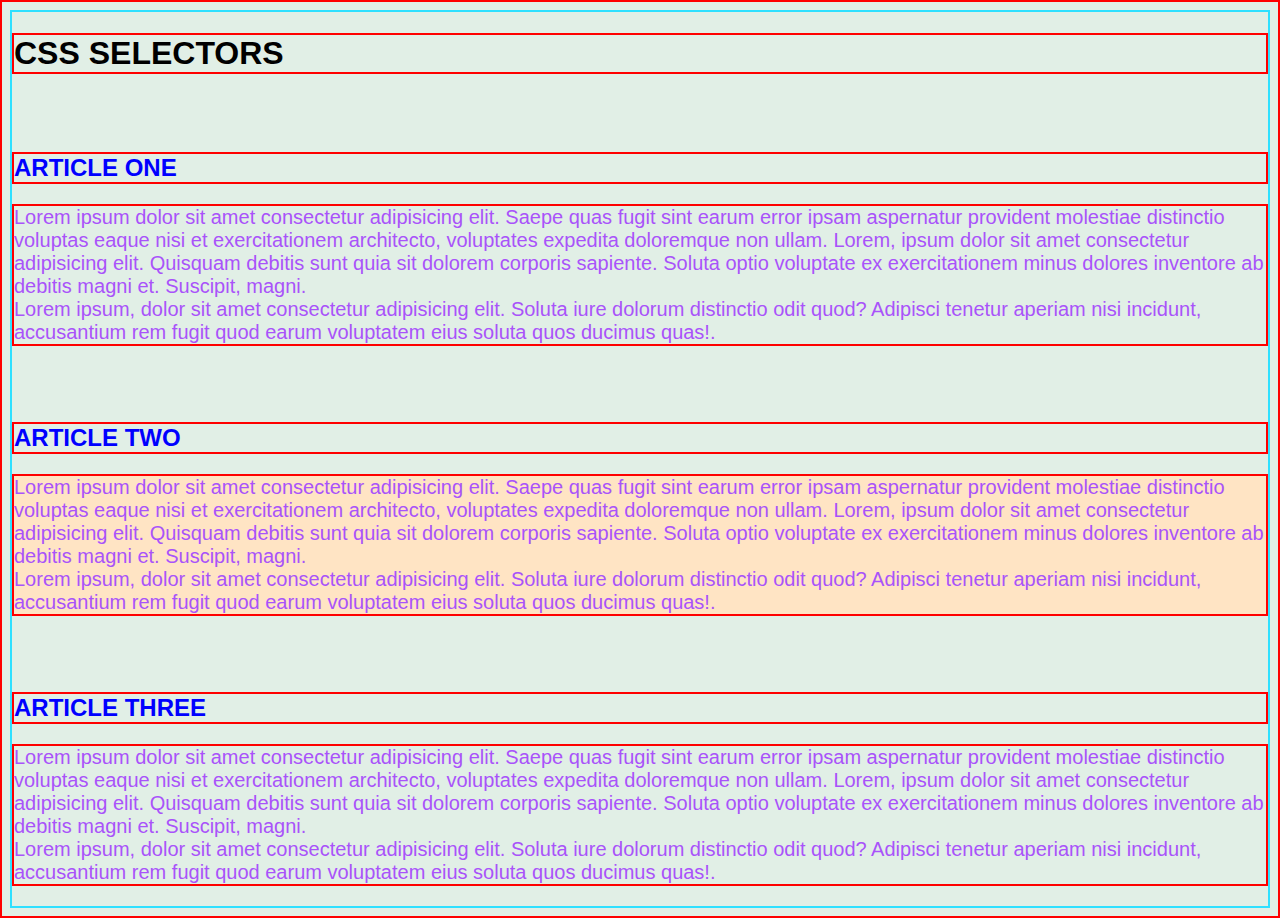
<file: next-level-css/chapter 2 SELECTORS/index.html>
<!DOCTYPE html>
<html lang="en">
<head>
    <meta charset="UTF-8">
    <meta name="viewport" content="width=device-width, initial-scale=1.0">
    <title>Selectors</title>
    <link rel="stylesheet" href="style.css">
</head>
<body>
    <h1>CSS SELECTORS</h1><br><br>
    <h2>ARTICLE ONE</h2>
    <p class="article-paragraph">Lorem ipsum dolor sit amet consectetur adipisicing elit. Saepe quas fugit sint earum error ipsam aspernatur provident molestiae distinctio voluptas eaque nisi et exercitationem architecto, voluptates expedita doloremque non ullam. Lorem, ipsum dolor sit amet consectetur adipisicing elit. Quisquam debitis sunt quia sit dolorem corporis sapiente. Soluta optio voluptate ex exercitationem minus dolores inventore ab debitis magni et. Suscipit, magni. <br>
    Lorem ipsum, dolor sit amet consectetur adipisicing elit. Soluta iure dolorum distinctio odit quod? Adipisci tenetur aperiam nisi incidunt, accusantium rem fugit quod earum voluptatem eius soluta quos ducimus quas!.</p><br><br>
    <h2>ARTICLE TWO</h2>
    <p class="article-paragraph" id="second-paragraph">Lorem ipsum dolor sit amet consectetur adipisicing elit. Saepe quas fugit sint earum error ipsam aspernatur provident molestiae distinctio voluptas eaque nisi et exercitationem architecto, voluptates expedita doloremque non ullam. Lorem, ipsum dolor sit amet consectetur adipisicing elit. Quisquam debitis sunt quia sit dolorem corporis sapiente. Soluta optio voluptate ex exercitationem minus dolores inventore ab debitis magni et. Suscipit, magni. <br>
    Lorem ipsum, dolor sit amet consectetur adipisicing elit. Soluta iure dolorum distinctio odit quod? Adipisci tenetur aperiam nisi incidunt, accusantium rem fugit quod earum voluptatem eius soluta quos ducimus quas!.</p><br><br>
    <h2>ARTICLE THREE</h2>
    <p class="article-paragraph">Lorem ipsum dolor sit amet consectetur adipisicing elit. Saepe quas fugit sint earum error ipsam aspernatur provident molestiae distinctio voluptas eaque nisi et exercitationem architecto, voluptates expedita doloremque non ullam. Lorem, ipsum dolor sit amet consectetur adipisicing elit. Quisquam debitis sunt quia sit dolorem corporis sapiente. Soluta optio voluptate ex exercitationem minus dolores inventore ab debitis magni et. Suscipit, magni. <br>
    Lorem ipsum, dolor sit amet consectetur adipisicing elit. Soluta iure dolorum distinctio odit quod? Adipisci tenetur aperiam nisi incidunt, accusantium rem fugit quod earum voluptatem eius soluta quos ducimus quas!.</p>
</body>
</html>
</file>
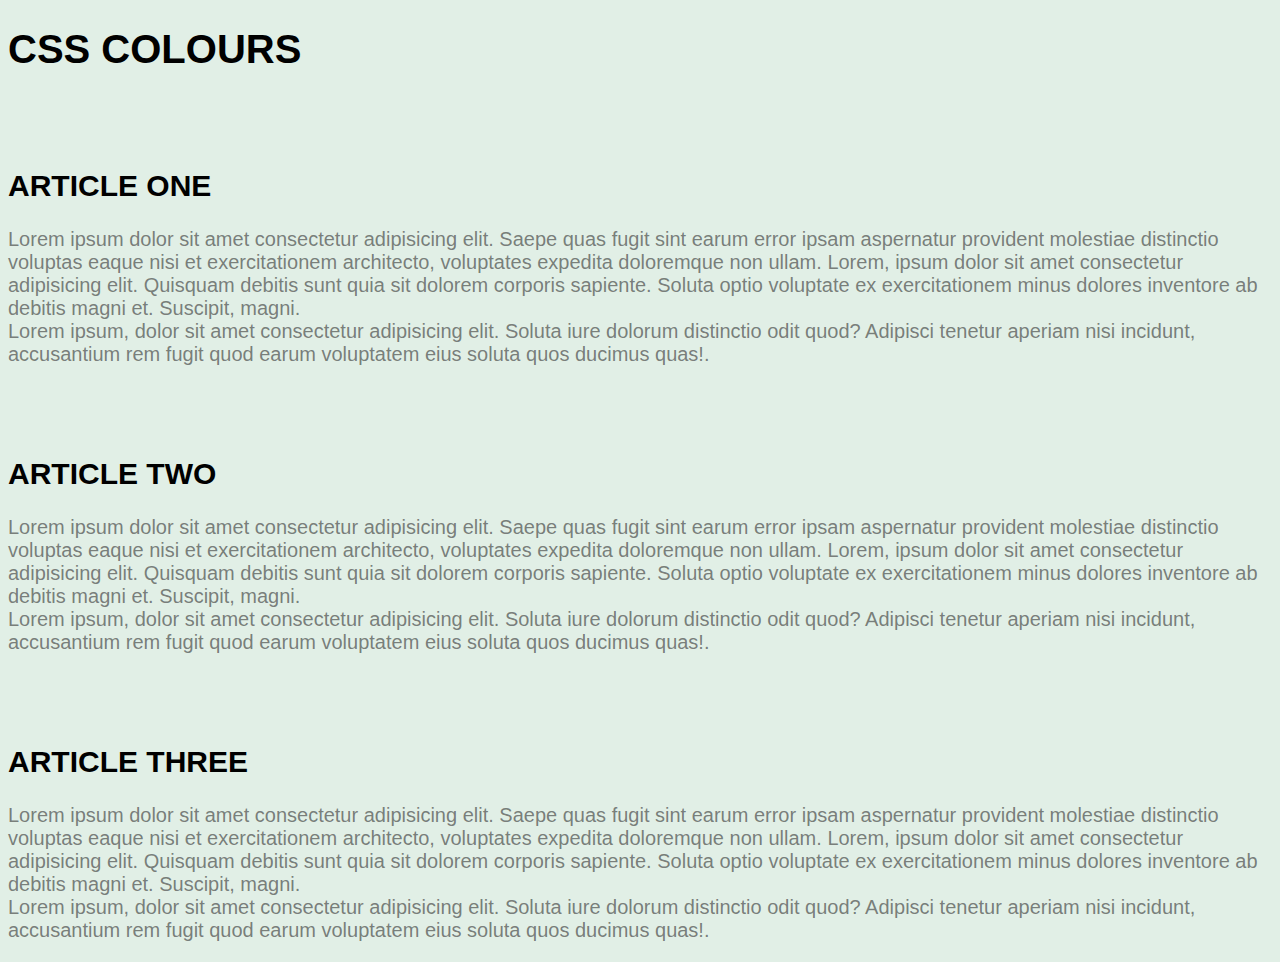
<file: next-level-css/chapter 3 COLOURS/index.html>
<!DOCTYPE html>
<html lang="en">
<head>
    <meta charset="UTF-8">
    <meta name="viewport" content="width=device-width, initial-scale=1.0">
    <title>Colours</title>
    <link rel="stylesheet" href="style.css">
</head>
<body>
    <h1>CSS COLOURS</h1><br><br>
    <h2>ARTICLE ONE</h2>
    <p class="article-paragraph">Lorem ipsum dolor sit amet consectetur adipisicing elit. Saepe quas fugit sint earum error ipsam aspernatur provident molestiae distinctio voluptas eaque nisi et exercitationem architecto, voluptates expedita doloremque non ullam. Lorem, ipsum dolor sit amet consectetur adipisicing elit. Quisquam debitis sunt quia sit dolorem corporis sapiente. Soluta optio voluptate ex exercitationem minus dolores inventore ab debitis magni et. Suscipit, magni. <br>
    Lorem ipsum, dolor sit amet consectetur adipisicing elit. Soluta iure dolorum distinctio odit quod? Adipisci tenetur aperiam nisi incidunt, accusantium rem fugit quod earum voluptatem eius soluta quos ducimus quas!.</p><br><br>
    <h2>ARTICLE TWO</h2>
    <p class="article-paragraph" id="second-paragraph">Lorem ipsum dolor sit amet consectetur adipisicing elit. Saepe quas fugit sint earum error ipsam aspernatur provident molestiae distinctio voluptas eaque nisi et exercitationem architecto, voluptates expedita doloremque non ullam. Lorem, ipsum dolor sit amet consectetur adipisicing elit. Quisquam debitis sunt quia sit dolorem corporis sapiente. Soluta optio voluptate ex exercitationem minus dolores inventore ab debitis magni et. Suscipit, magni. <br>
    Lorem ipsum, dolor sit amet consectetur adipisicing elit. Soluta iure dolorum distinctio odit quod? Adipisci tenetur aperiam nisi incidunt, accusantium rem fugit quod earum voluptatem eius soluta quos ducimus quas!.</p><br><br>
    <h2>ARTICLE THREE</h2>
    <p class="article-paragraph">Lorem ipsum dolor sit amet consectetur adipisicing elit. Saepe quas fugit sint earum error ipsam aspernatur provident molestiae distinctio voluptas eaque nisi et exercitationem architecto, voluptates expedita doloremque non ullam. Lorem, ipsum dolor sit amet consectetur adipisicing elit. Quisquam debitis sunt quia sit dolorem corporis sapiente. Soluta optio voluptate ex exercitationem minus dolores inventore ab debitis magni et. Suscipit, magni. <br>
    Lorem ipsum, dolor sit amet consectetur adipisicing elit. Soluta iure dolorum distinctio odit quod? Adipisci tenetur aperiam nisi incidunt, accusantium rem fugit quod earum voluptatem eius soluta quos ducimus quas!.</p>
</body>
</html>
</file>
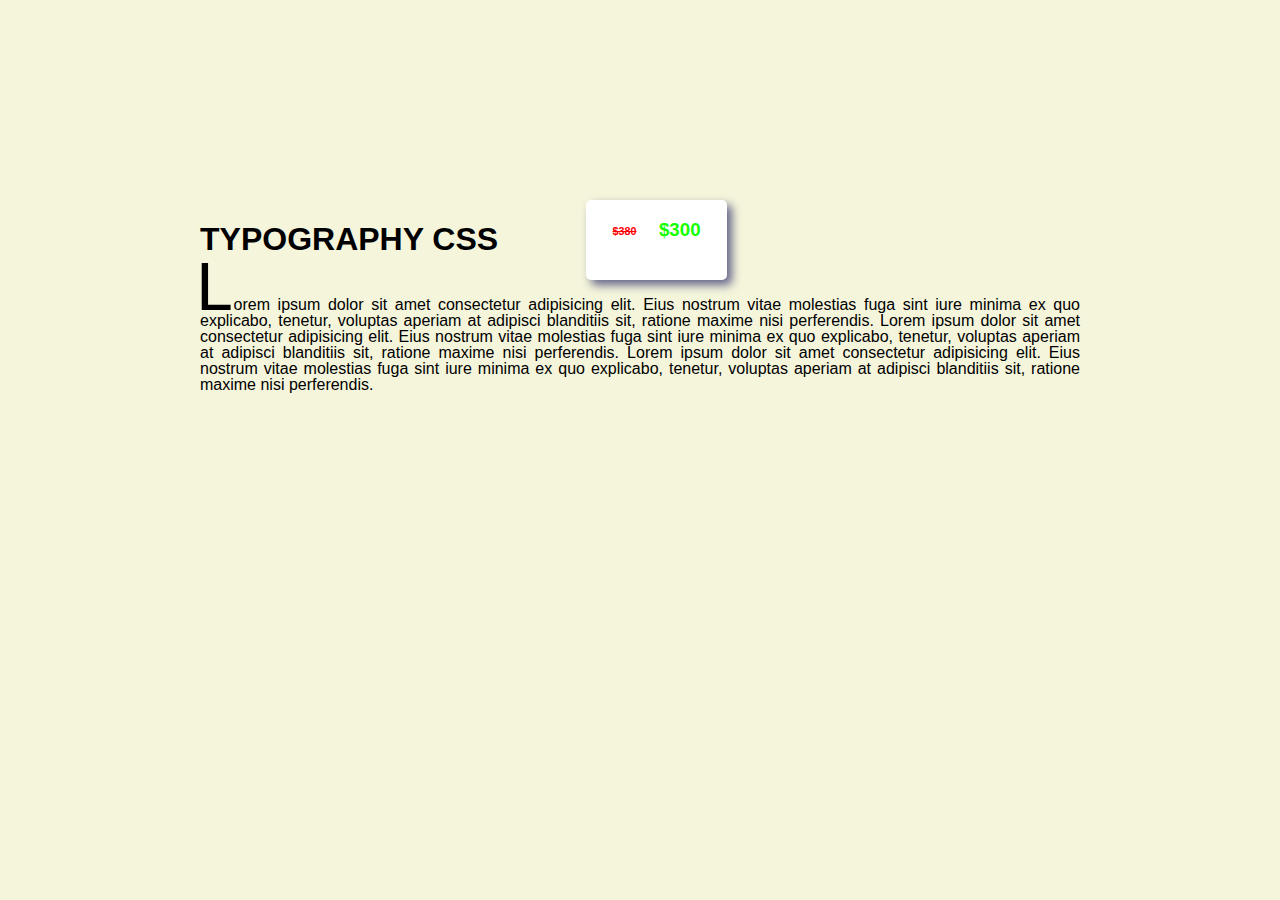
<file: next-level-css/chapter 6 TYPOGRAPHY/index.html>
<!DOCTYPE html>
<html lang="en">
<head>
    <meta charset="UTF-8">
    <meta name="viewport" content="width=device-width, initial-scale=1.0">
    <title>TYPOGRAPHY</title>
    <link rel="stylesheet" href="style.css">
</head>
<body>
   <div class="upper"> <h1>TYPOGRAPHY CSS</h1> <div class="price"> <h6 class="previous-price">$380</h6> <h3 class="final-price">$300</h3> </div> </div>
    <p> <span class="first-letter">L</span>orem ipsum dolor sit amet consectetur adipisicing elit. Eius nostrum vitae molestias fuga sint iure minima ex quo explicabo, tenetur, voluptas aperiam at adipisci blanditiis sit, ratione maxime nisi perferendis.
    Lorem ipsum dolor sit amet consectetur adipisicing elit. Eius nostrum vitae molestias fuga sint iure minima ex quo explicabo, tenetur, voluptas aperiam at adipisci blanditiis sit, ratione maxime nisi perferendis.
    Lorem ipsum dolor sit amet consectetur adipisicing elit. Eius nostrum vitae molestias fuga sint iure minima ex quo explicabo, tenetur, voluptas aperiam at adipisci blanditiis sit, ratione maxime nisi perferendis.</p>
</body>
</html>
</file>
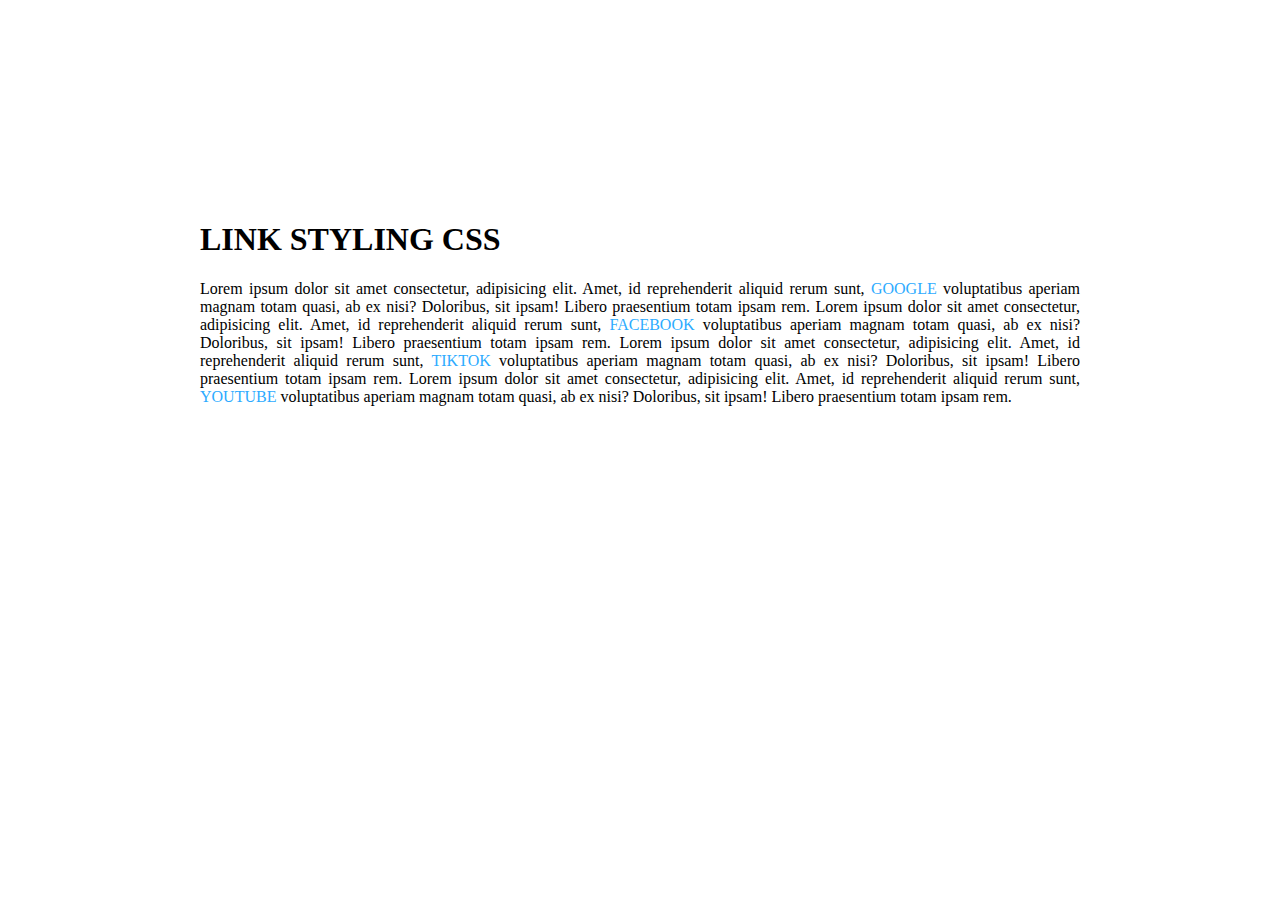
<file: next-level-css/chapter 7 LINK STYLING/index.html>
<!DOCTYPE html>
<html lang="en">
<head>
    <meta charset="UTF-8">
    <meta name="viewport" content="width=device-width, initial-scale=1.0">
    <title>LINK STYLING</title>
    <link rel="stylesheet" href="style.css">
</head>
<body>
    <h1>LINK STYLING CSS</h1>
    <p>Lorem ipsum dolor sit amet consectetur, adipisicing elit. Amet, id reprehenderit aliquid rerum sunt, <a href="https://google.com">GOOGLE</a> voluptatibus aperiam magnam totam quasi, ab ex nisi? Doloribus, sit ipsam! Libero praesentium totam ipsam rem.
    Lorem ipsum dolor sit amet consectetur, adipisicing elit. Amet, id reprehenderit aliquid rerum sunt, <a href="https://facebook.com">FACEBOOK</a> voluptatibus aperiam magnam totam quasi, ab ex nisi? Doloribus, sit ipsam! Libero praesentium totam ipsam rem.
    Lorem ipsum dolor sit amet consectetur, adipisicing elit. Amet, id reprehenderit aliquid rerum sunt, <a href="https://tiktok.com">TIKTOK</a> voluptatibus aperiam magnam totam quasi, ab ex nisi? Doloribus, sit ipsam! Libero praesentium totam ipsam rem.
    Lorem ipsum dolor sit amet consectetur, adipisicing elit. Amet, id reprehenderit aliquid rerum sunt, <a href="https://youtube.com">YOUTUBE</a> voluptatibus aperiam magnam totam quasi, ab ex nisi? Doloribus, sit ipsam! Libero praesentium totam ipsam rem.</p>
</body>
</html>
</file>
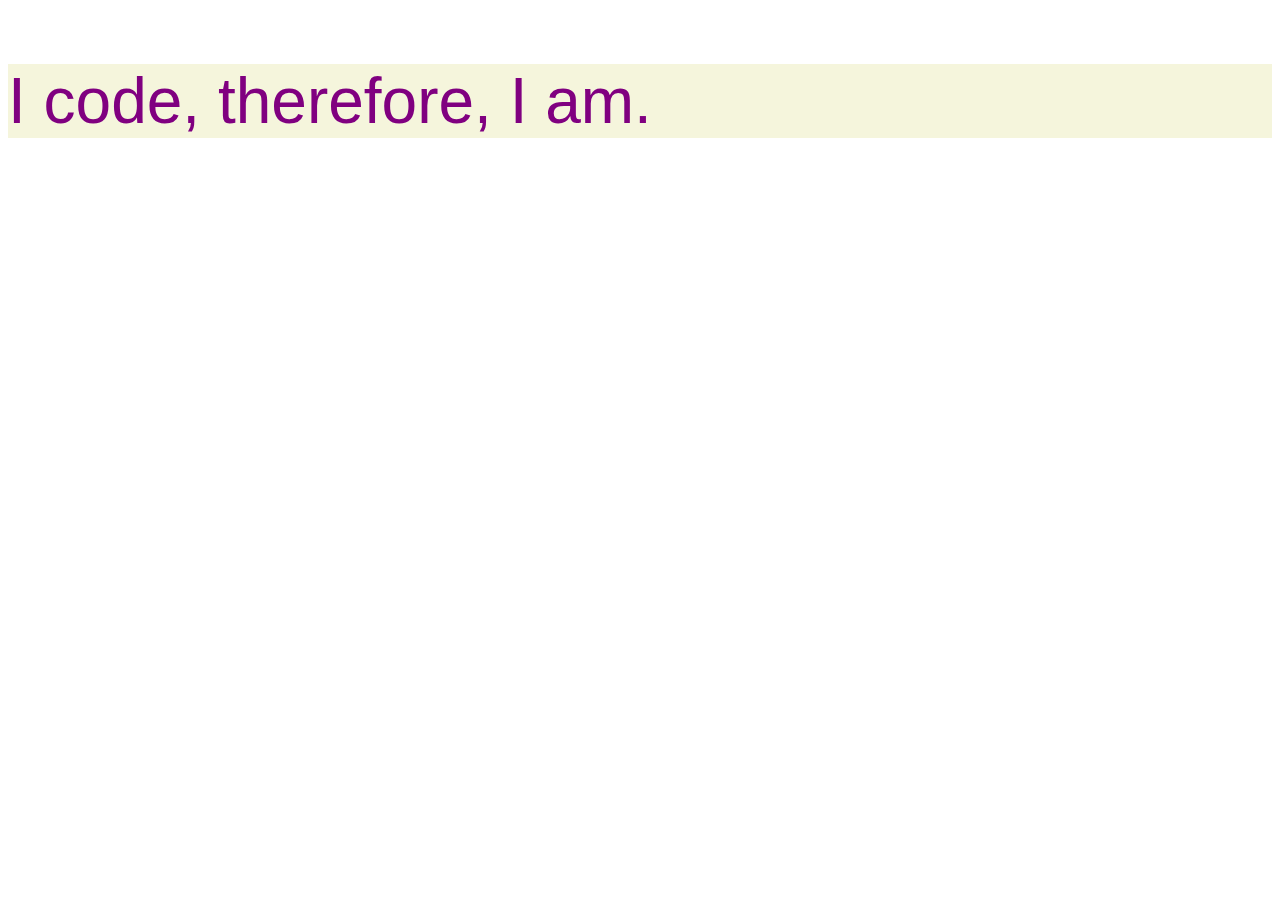
<file: next-level-css/chapter 1 WHAT IS CSS/chapter1.html>
<!DOCTYPE html>
<html lang="en">
<head>
    <meta charset="UTF-8">
    <meta name="viewport" content="width=device-width, initial-scale=1.0">
    <title>Chapter 1</title>
    <link rel="stylesheet" href="style.css">
</head>
<body>
    <p> I code, therefore, I am.</p>
</body>
</html>
</file>
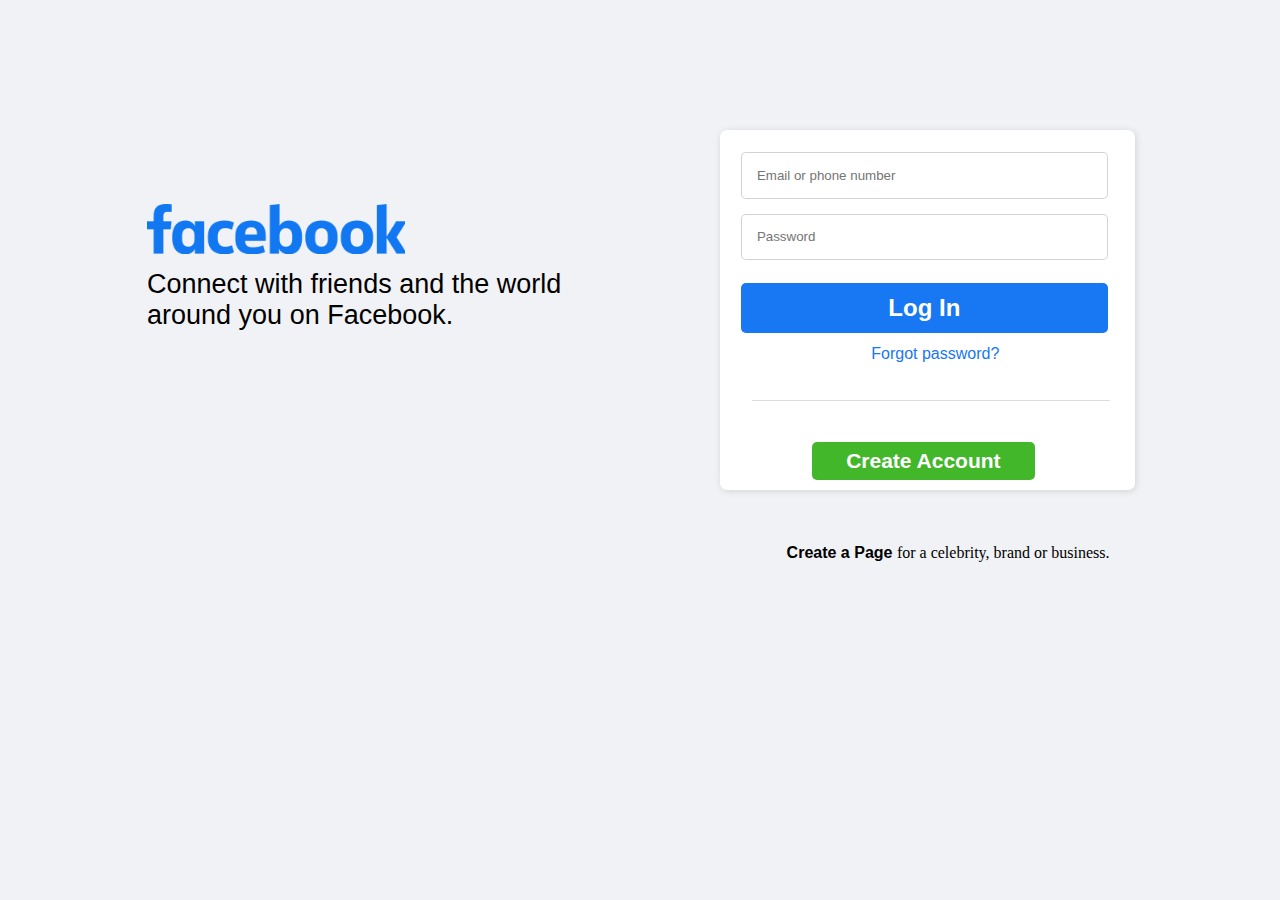
<file: next-level-css/challenges/challenge 1 FACEBOOK LOGIN/facebook.html>
<!DOCTYPE html>
<html lang="en">
<head>
    <meta charset="UTF-8">
    <meta name="viewport" content="width=device-width, initial-scale=1.0">
    <link rel="icon" href="images/loogo.png" class="above-the-body">
    <title>Facebook - login or sign up</title>
    <link rel="stylesheet" href="style.css">
</head>
<body>
    <div class="container">
        <div class="fb-name-and-general-info">
            <img src="images/facebook-name.png" alt="">
            <p>Connect with friends and the world <br> around you on Facebook.</p>
        </div>
        <div class="login-frm">
            <form action="">
             
                <input type="text" placeholder="Email or phone number" class="email"><br>
               
                <input type="text" placeholder="Password" class="password"><br>
                <button class="login-btn">Log In</button>
                <a href="#">Forgot password?</a>
                <div class="line"></div><br>
                <button class="create-btn">Create Account</button>
            </form><br><br>
            <p class="bottom-sec"><a href="#">Create a Page </a>for a celebrity, brand or business.</p>
        </div>
    </div>
    
</body>
</html>
</file>
<file: next-level-css/chapter 2 SELECTORS/style.css>
/* There are three types of selectors element selector, class selector and id selector. 
The most specific selector is an id selector, the most common usable one is class selector and the most general one is element selector;
element selector changes all things that have same element at the same time.*/

/* ELEMENT SELECTOR */

*{
    /* universal selector is a kind of element selector and it is more powerfull. */
    border: 2px solid red;
    /* it will inherit everything on the website */
}

body{
    font-family: sans-serif;
    border: 2px solid rgb(47, 224, 255);
    background-color: #E1EFE6;
    /* it will inherit sometimes and other times is not */
}


h2 {
    color: blue;
}
 p{
    font-size: 20px;
 }
/* CLASS SELECTOR */
.article-paragraph{
    color: rgb(169, 83, 250);
}

/* ID SELECTOR */

#second-paragraph{
    background-color: bisque;
}
</file>
<file: next-level-css/chapter 3 COLOURS/style.css>
body{
    font-family: sans-serif;
    font-size: 20px;
    background-color: #E1EFE6;
    color: black;
}

p{
    color: #3333339d 
}
</file>
<file: next-level-css/chapter 6 TYPOGRAPHY/style.css>
body{
    background-color: beige;
    padding: 15%;
    font-family: Arial, Helvetica, sans-serif;
    /* text-indent: 5em; */
    /* text-transform: uppercase; */
    /* text-decoration:line-through; */
    text-align: justify;
    
}
p{
    padding: 0px;
    margin: 0px;
    line-height: 1rem;
}
.first-letter{
    padding: 0px;
    margin-left: -5px;
    font-size: 64px;
    text-decoration: none;
    font-family: monospace;
}
.upper{
    display: flex;
}

.price {
    margin-left: 10%;
    width: 10%;
    padding-left: 3%;
    padding-right: 3%;
    display: flex;
    justify-content: space-between;
    background-color: rgb(255, 255, 255);
    border-radius: 5px;
    box-shadow: 5px 5px 10px rgba(1, 2, 82, 0.596);
    
}
.previous-price{
color: red;
text-decoration: line-through;
}

.final-price{
color: rgb(21, 255, 0);
}
</file>
<file: next-level-css/chapter 7 LINK STYLING/style.css>
body{
    padding: 15%;
    text-align: justify;
}

a {
    text-decoration: none;
    color: rgb(45, 171, 255);
    transition: all 2s;
    cursor: not-allowed;
}

a:visited {
    
    color: rgb(234, 0, 255);
    cursor: not-allowed;
}

a:hover {
    background-color: rgba(105, 253, 253, 0.295);
    font-size: 23px;
}
a:active{
    color: red;
    transition: 1.5s;
}
</file>
<file: next-level-css/chapter 1 WHAT IS CSS/style.css>
p {
    color: purple;
    font-size: 64px;
    font-family: sans-serif;
    background-color: beige;
}
</file>
<file: next-level-css/challenges/challenge 1 FACEBOOK LOGIN/style.css>
body{
    background-color: #f0f2f5;
}

.container {
    padding-top: 15.5%;
    padding-left: 11%;
    padding-right: 5%;
    background-color: transparent;
    display: flex;
    justify-content: space-between;
}
.fb-name-and-general-info img{
    width: 45%;
    
}

.fb-name-and-general-info p{
    margin-top: 2%;
    font-family: SFProDisplay-Regular, Helvetica, Arial, sans-serif;
    font-size: 27px;
}

.login-frm{
    margin-top: -7%;
    width: 65vw;
    height: 40vh;
    border-radius: 7px;
    box-shadow: 1px 1px 7px rgba(0, 0, 0, 0.13);
    margin-right: 7%;
    background-color: #ffffff;
    padding-left: 2%;
    padding-right: 2%;
    justify-content: center;
    
}

.login-frm input{
    padding: 4%;
    width: 90%;
    height: 38%;
    margin-right: -12%;
    outline-color: #0194e4;
    border-radius: 5px;
    border-color: rgba(0, 0, 0, 0.185);
    border: 1px solid rgba(0, 0, 0, 0.171);
    
    
}
.email{
    margin-top: 6%;
}
.password{
    margin-top: 4%;
   
}

.login-btn{
    margin-top: 6%;
    width: 98.5%;
    padding: 3%;
    background-color: #1877f2;
    border: none;
    border-radius: 5px;
    color: white;
    /* font-family: monospace; */
    font-size: 24px;
    font-weight: bold;
    margin-bottom: 12px;
}
.login-frm a:hover{
    text-decoration: underline;
}
.create-btn{
    margin-top: 6%;
    width: 60%;
    padding: 2%;
    background-color: #42b72a;
    border: none;
    border-radius: 5px;
    color: white;
    /* font-family: monospace; */
    font-size: 21px;
    font-weight: bold;
    margin-bottom: 12px;
    margin-left: 19%;
}

.login-frm a{
    text-decoration: none;
    color: #1877f2;
    margin-left: 35%;
    font-family: SFProDisplay-Regular, Helvetica, Arial, sans-serif;
   
}

.line{
    height: 1px;
    width: 96%;
    background-color: rgba(138, 138, 138, 0.295);
    margin-left: 3%;
    margin-top: 10%;
}

.bottom-sec{
    margin-left: -35%;
}

.bottom-sec a{
    text-decoration: none;
    color: black;
    font-weight: bold;
}
</file>
